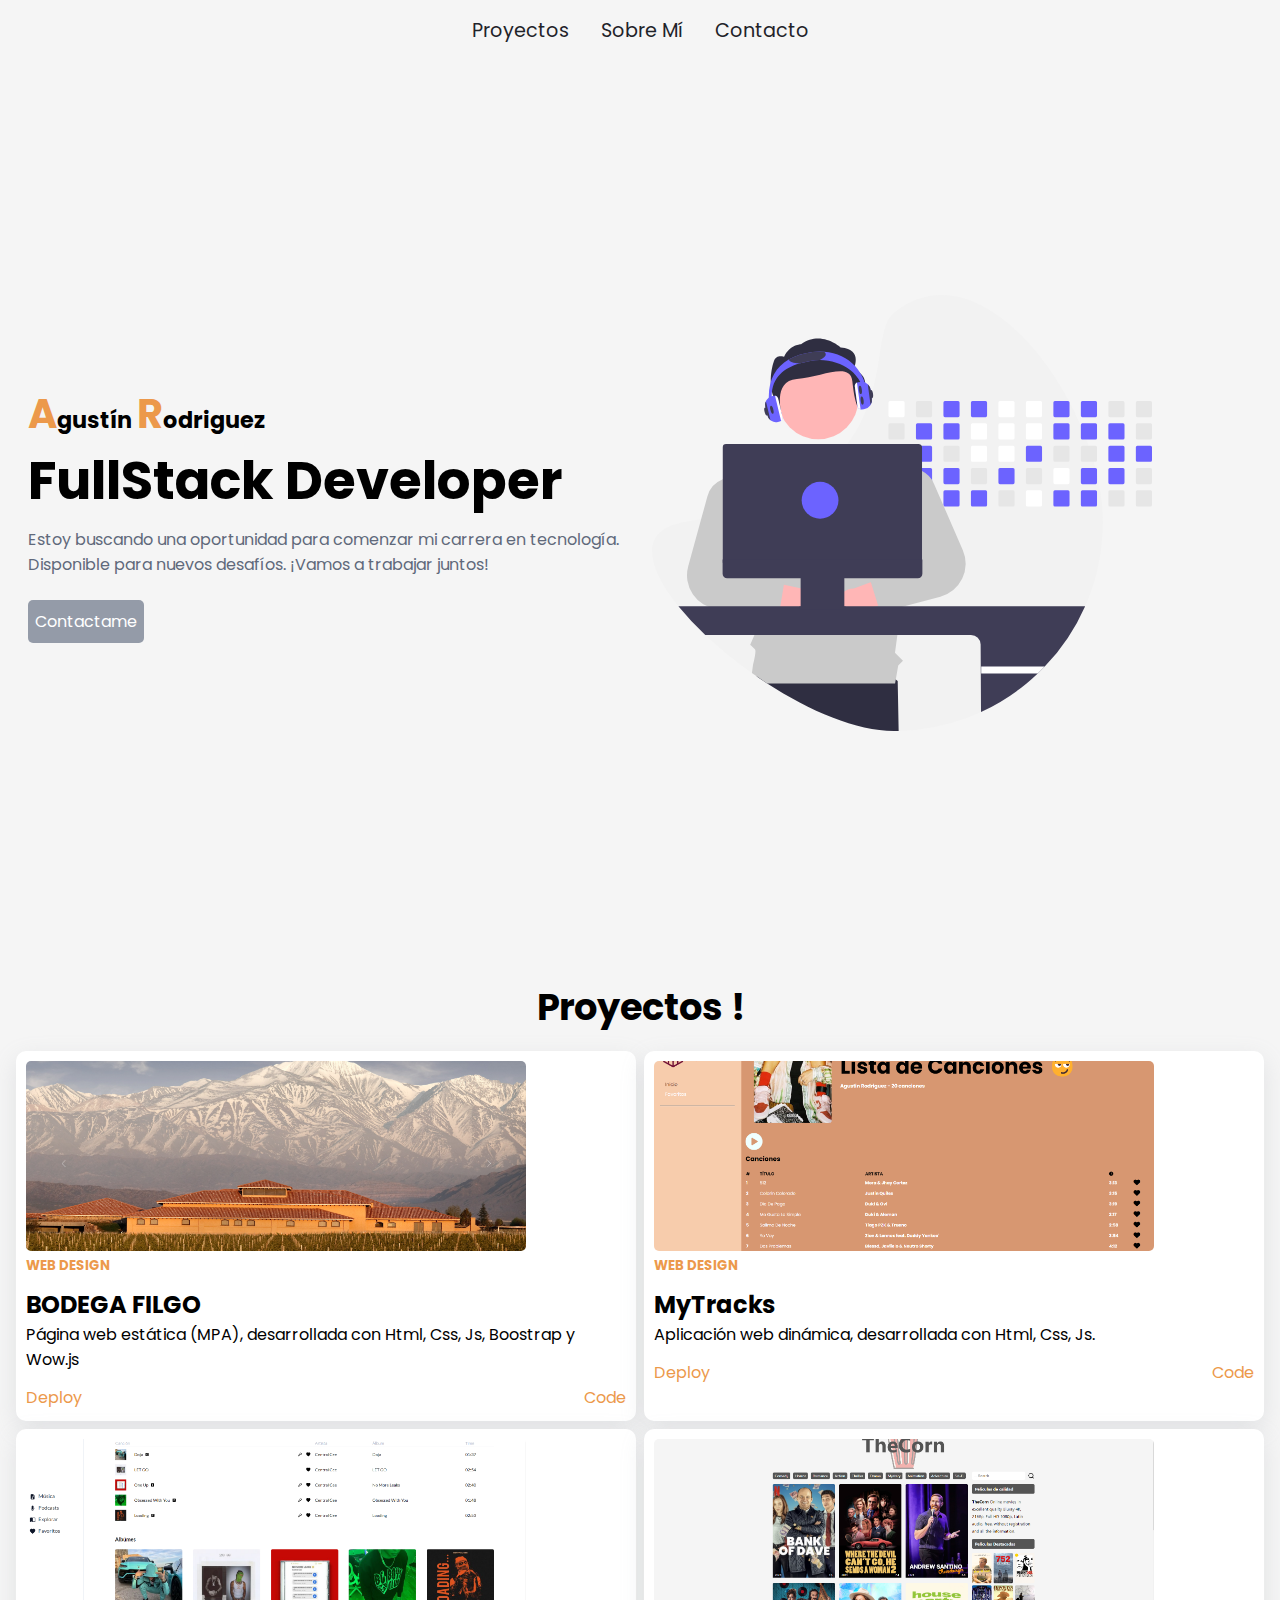
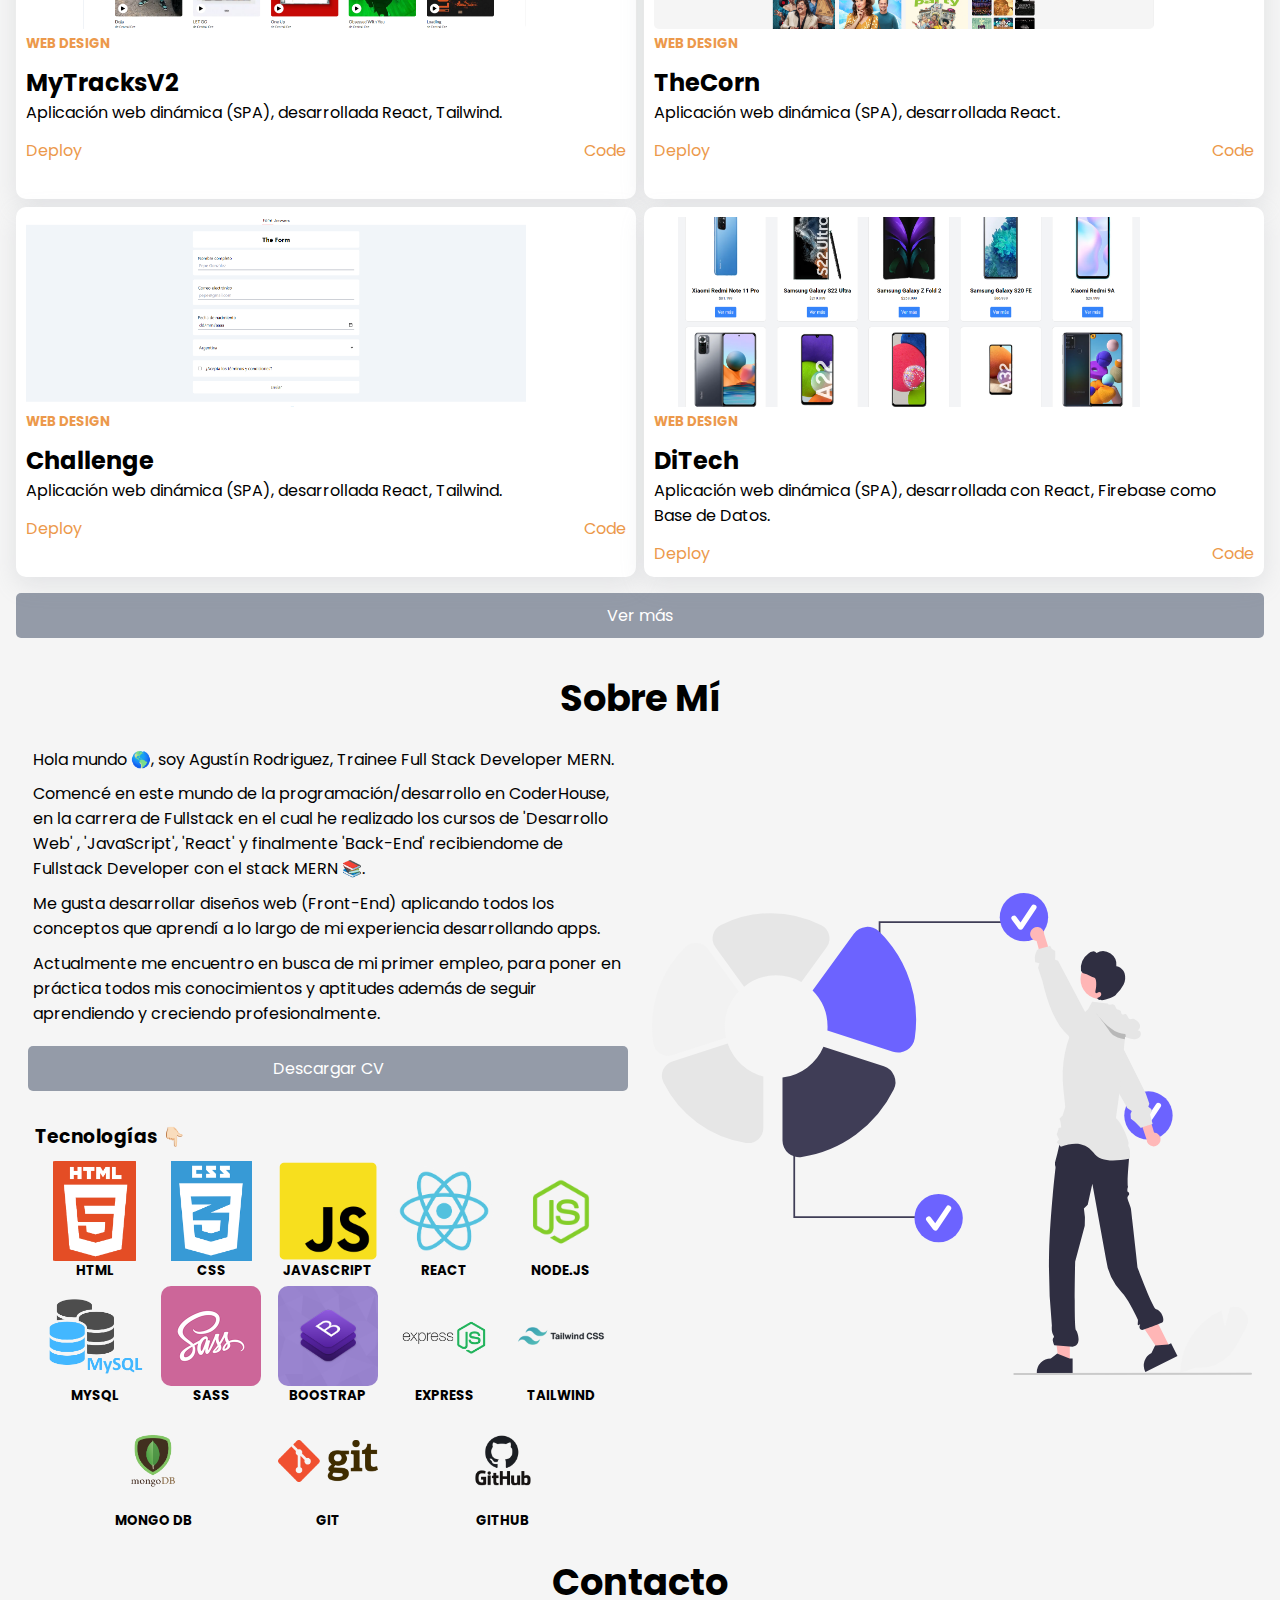
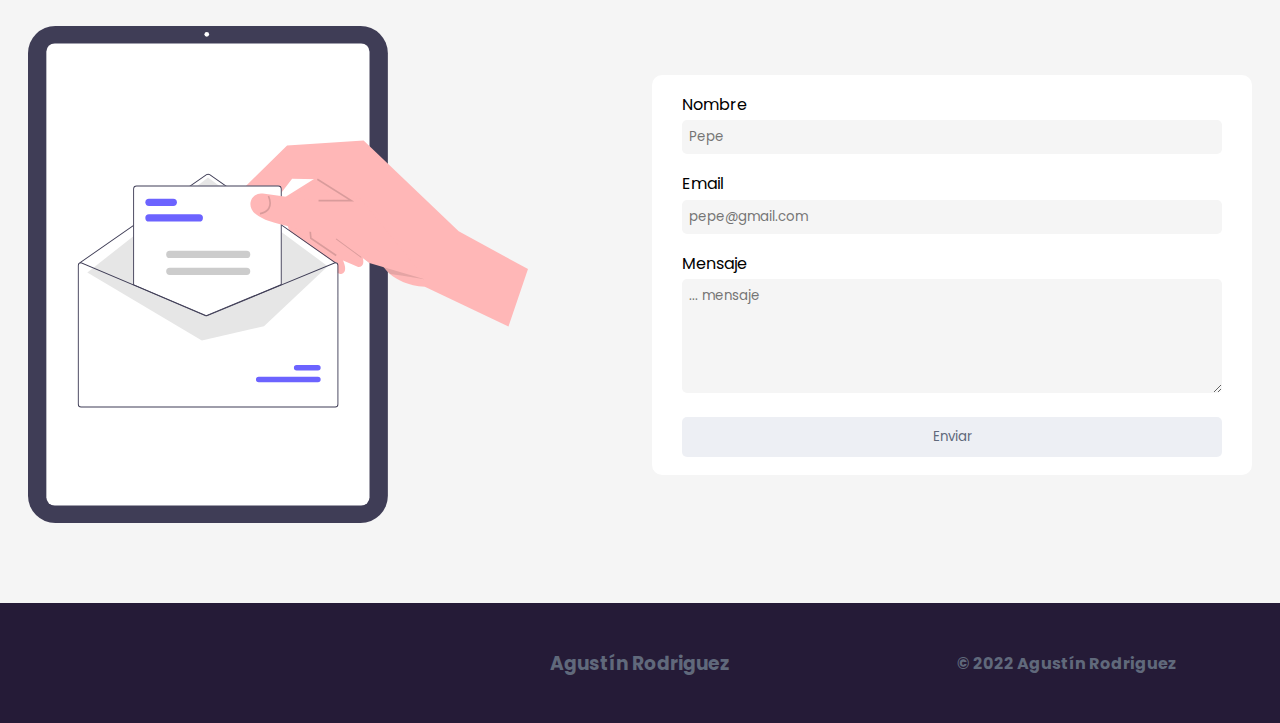
<file: index.html>
<!DOCTYPE html>
<html lang="es">

<head>
    <meta charset="UTF-8">
    <meta http-equiv="X-UA-Compatible" content="IE=edge">
    <meta name="viewport" content="width=device-width, initial-scale=1.0">
    <link rel="stylesheet" href="main.css">
    <link rel="stylesheet" href="https://unicons.iconscout.com/release/v4.0.0/css/line.css">
    <link rel="stylesheet" href="https://cdnjs.cloudflare.com/ajax/libs/font-awesome/6.1.1/css/all.min.css"
        integrity="sha512-KfkfwYDsLkIlwQp6LFnl8zNdLGxu9YAA1QvwINks4PhcElQSvqcyVLLD9aMhXd13uQjoXtEKNosOWaZqXgel0g=="
        crossorigin="anonymous" referrerpolicy="no-referrer" />
    <link rel="shortcut icon" href="assets/favicoooon.ico" type="image/x-icon">
    <title>Porfolio</title>
</head>

<body>
    <header class="header">
        <nav class="nav">
            <div class="nav__menu">
                <button class="button">
                    <i class="fa-solid fa-bars"></i>
                </button>
            </div>

            <div class="nav__links">
                <ul>
                    <li><a href="#proyects">Proyectos</a></li>
                    <li><a href="#about">Sobre Mí</a></li>
                    <li><a href="#contact">Contacto</a></li>
                </ul>
            </div>
        </nav>
    </header>

    <main class="main">
        <section class="section presentation">
            <div class="side">
                <div class="presentacion__mini">
                    <h1 class="name"> <span class="first__W">A</span>gustín <span class="first__W">R</span>odriguez</h1>
                    <h2 class="degree">FullStack Developer</h2>
                    <p class="summary">Estoy buscando una oportunidad para comenzar mi carrera en tecnología. Disponible
                        para nuevos desafíos. ¡Vamos a trabajar juntos!
                    </p>
                    <div class="cont__btn">
                        <a href="#contact" class="btn btn__c1">Contactame <i class="uil uil-arrow-right"></i></a>
                    </div>
                </div>
            </div>

            <div class="side">

                <div class="presentacion__encabezado">
                    <div class="cont_img__header">
                        <img src="./assets/hea.svg" alt="programming">
                    </div>
                    <div class="social__links">
                        <a href="https://github.com/nahuRo" target="_blank"><i class="uil uil-github-alt"></i></a>
                        <a href="https://www.linkedin.com/in/agust%C3%ADnrodr%C3%ADguez" target="_blank"><i
                                class="uil uil-linkedin-alt"></i></a>
                    </div>
                </div>

            </div>

        </section>


        <section id="proyects" class="section proyects">
            <div>
                <span> </span>
                <h2 class="section__tittle">Proyectos !</h2>
            </div>
            <div class="cont__cards">

                <div class="card">
                    <div class="cont__img">
                        <img src="./assets/cardBodega.png" alt="">
                    </div>
                    <div class="resume__proyect">
                        <h5 class="type__proyect">WEB DESIGN</h5>
                        <h2 class="name__proyect">BODEGA FILGO</h2>
                        <p class="info__proyect">Página web estática (MPA), desarrollada con Html, Css, Js, Boostrap y
                            Wow.js
                        </p>
                        <div class="cont__linksCard">
                            <a href="https://nahuro.github.io/Proyecto_final_Bodega" target="_blank">Deploy <i
                                    class="uil uil-globe"></i></a>
                            <a href="https://github.com/nahuRo/Proyecto_final_Bodega" target="_blank">Code <i
                                    class="uil uil-brackets-curly"></i></a>
                        </div>
                    </div>
                </div>

                <div class="card">
                    <div class="cont__img">
                        <img src="./assets/cardMusic.png" alt="">
                    </div>

                    <div class="resume__proyect">
                        <h5 class="type__proyect">WEB DESIGN</h5>
                        <h2 class="name__proyect">MyTracks</h2>
                        <p class="info__proyect">Aplicación web dinámica, desarrollada con Html, Css, Js.
                        </p>
                        <div class="cont__linksCard">
                            <a href="https://nahuro.github.io/reproductoMusic" target="_blank">Deploy <i
                                    class="uil uil-globe"></i></a>
                            <a href="https://github.com/nahuRo/reproductoMusic" target="_blank">Code <i
                                    class="uil uil-brackets-curly"></i></a>
                        </div>
                    </div>
                </div>
                <div class="card">
                    <div class="cont__img">
                        <img src="./assets/cardMytracksv2.png" alt="">
                    </div>

                    <div class="resume__proyect">
                        <h5 class="type__proyect">WEB DESIGN</h5>
                        <h2 class="name__proyect">MyTracksV2</h2>
                        <p class="info__proyect">Aplicación web dinámica (SPA), desarrollada React, Tailwind.
                        </p>
                        <div class="cont__linksCard">
                            <a href="https://music-app-ochre-tau.vercel.app/" target="_blank">Deploy <i
                                    class="uil uil-globe"></i></a>
                            <a href="https://github.com/nahuRo/MusicApp" target="_blank">Code <i
                                    class="uil uil-brackets-curly"></i></a>
                        </div>
                    </div>
                </div>
                <div class="card">
                    <div class="cont__img">
                        <img src="./assets/cardTheCorn.png" alt="">
                    </div>

                    <div class="resume__proyect">
                        <h5 class="type__proyect">WEB DESIGN</h5>
                        <h2 class="name__proyect">TheCorn</h2>
                        <p class="info__proyect">Aplicación web dinámica (SPA), desarrollada React.
                        </p>
                        <div class="cont__linksCard">
                            <a href="https://the-corn.vercel.app/" target="_blank">Deploy <i
                                    class="uil uil-globe"></i></a>
                            <a href="https://github.com/nahuRo/The-Corn" target="_blank">Code <i
                                    class="uil uil-brackets-curly"></i></a>
                        </div>
                    </div>
                </div>
                <div class="card">
                    <div class="cont__img">
                        <img src="./assets/cardChallenge.png" alt="">
                    </div>
                    <div class="resume__proyect">
                        <h5 class="type__proyect">WEB DESIGN</h5>
                        <h2 class="name__proyect">Challenge</h2>
                        <p class="info__proyect">Aplicación web dinámica (SPA), desarrollada React, Tailwind.
                        </p>
                        <div class="cont__linksCard">
                            <a href="https://challenge-grey-dive-gamma.vercel.app/" target="_blank">Deploy <i
                                    class="uil uil-globe"></i></a>
                            <a href="https://github.com/nahuRo/challenge-GreyDive" target="_blank">Code <i
                                    class="uil uil-brackets-curly"></i></a>
                        </div>
                    </div>
                </div>
                <div class="card">
                    <div class="cont__img">
                        <img src="./assets/cardTienda.png" alt="">
                    </div>
                    <div class="resume__proyect">
                        <h5 class="type__proyect">WEB DESIGN</h5>
                        <h2 class="name__proyect">DiTech</h2>
                        <p class="info__proyect">Aplicación web dinámica (SPA), desarrollada con React, Firebase como
                            Base de
                            Datos.
                        </p>
                        <div class="cont__linksCard">
                            <a href="https://ecommerce-hazel-ten.vercel.app" target="_blank">Deploy <i
                                    class="uil uil-globe"></i></a>
                            <a href="https://github.com/nahuRo/ecommerce" target="_blank">Code <i
                                    class="uil uil-brackets-curly"></i></a>
                        </div>
                    </div>
                </div>

            </div>
            <div class="cont__ProyectLink">
                <a href="./proyectos.html" class="btn btn__c1">Ver más</a>
            </div>
        </section>

        <section id="about" class="section">
            <h2 class="section__tittle">Sobre Mí</h2>
            <div class="flex__container about">

                <div class="side">
                    <div class="about__info">
                        <p class="text">Hola mundo 🌎, soy Agustín Rodriguez, Trainee Full Stack Developer MERN.
                        </p>
                        <p class="text">
                            Comencé en este mundo de la programación/desarrollo en CoderHouse, en la
                            carrera de Fullstack en el cual he realizado los cursos de 'Desarrollo Web' ,
                            'JavaScript', 'React' y finalmente 'Back-End' recibiendome de Fullstack Developer con
                            el stack MERN 📚.
                        </p>
                        <p class="text">
                            Me gusta desarrollar diseños web (Front-End) aplicando todos los conceptos que
                            aprendí a lo largo de mi
                            experiencia
                            desarrollando apps.</p>
                        <p class="text">Actualmente me encuentro en busca de mi primer empleo, para poner
                            en práctica
                            todos mis conocimientos y aptitudes además de seguir aprendiendo y creciendo
                            profesionalmente.
                        </p>
                        <div class="cont__btn-cv">
                            <a download="cv" href="./assets/AgustinRodriguez_CV.pdf"
                                class="btn btn__c1 btn-cv">Descargar CV</a>
                        </div>
                    </div>

                    <div class="tecnologies">
                        <h3>Tecnologías 👇🏻</h3>
                        <div class="cont__logos">

                            <div class=" cont__logo">
                                <img src="./assets/logos/html.png" alt="">
                                <h5>HTML</h5>
                            </div>
                            <div class="cont__logo">
                                <img src="./assets/logos/css.png" alt="">
                                <h5>CSS</h5>
                            </div>
                            <div class="cont__logo">
                                <img src="./assets/logos/javascript.png" alt="">
                                <h5>JAVASCRIPT</h5>
                            </div>
                            <div class="cont__logo">
                                <img src="./assets/logos/react.png" alt="">
                                <h5>REACT</h5>
                            </div>
                            <div class="cont__logo">
                                <img src="./assets/logos/nodejs.png" alt="">
                                <h5>NODE.JS</h5>
                            </div>
                            <div class="cont__logo">
                                <img src="./assets/logos/mysql.png" alt="">
                                <h5>MYSQL</h5>
                            </div>
                            <div class="cont__logo">
                                <img src="./assets/logos/sass.png" alt="">
                                <h5>SASS</h5>
                            </div>
                            <div class="cont__logo">
                                <img src="./assets/logos/bootstrap.png" alt="">
                                <h5>BOOSTRAP</h5>
                            </div>
                            <div class="cont__logo">
                                <img src="./assets/logos/express.png" alt="">
                                <h5>EXPRESS</h5>
                            </div>
                            <div class="cont__logo">
                                <img src="./assets/logos/tailwindcss.png" alt="">
                                <h5>TAILWIND</h5>
                            </div>
                            <div class="cont__logo">
                                <img src="./assets/logos/mongodb.png" alt="">
                                <h5>MONGO DB</h5>
                            </div>
                            <div class="cont__logo">
                                <img src="./assets/logos/Git.png" alt="">
                                <h5>GIT</h5>
                            </div>
                            <div class="cont__logo">
                                <img src="./assets/logos/GitHub.png" alt="">
                                <h5>GITHUB</h5>
                            </div>
                            <!-- <div class="cont__logo">
                                <img src="./assets/logos/react-native.png" alt="">
                                <h5>REACT NATIVE</h5>
                            </div> -->
                        </div>
                    </div>
                </div>
                <div class="side">
                    <div class="about__imgCont">
                        <img src="./assets/proyects.svg" alt="programming">
                    </div>
                </div>
            </div>

        </section>

        <section id="contact" class="section contact ">
            <h2 class="section__tittle">Contacto</h2>
            <div class="flex__container">
                <div class=" side">
                    <div class="cont__img">
                        <img src="./assets/mail.svg" alt="">
                    </div>
                </div>
                <div class="side cont__form">

                    <form action="https://formsubmit.co/be3f70d44cddf814091aa021a6cb83db" method="POST" class="form">
                        <div class="cont__input">
                            <label for="name" class="label">Nombre</label>
                            <input type="text" name="name" placeholder="Pepe" id="name" class="input">
                        </div>
                        <div class="cont__input">
                            <label for="email" class="label">Email</label>
                            <input type="email" name="email" placeholder="pepe@gmail.com" id="email" class="input">
                        </div>
                        <div class="cont__input">
                            <label for="message" class="label">Mensaje</label>
                            <textarea name="message" rows="5" placeholder="... mensaje" class="input"></textarea>
                        </div>
                        <div class="cont__input">
                            <input type="submit" value="Enviar" class="btn btn__c3">
                        </div>

                        <input type="hidden" name="_next" value="https://nahuro.github.io/Portfolio">
                        <input type="hidden" name="_captcha" value="false">
                        <input type="hidden" name="_template" value="table">
                    </form>
                </div>
            </div>
        </section>

    </main>
    <footer class="footer">
        <div class="footer__links">
            <a href="https://github.com/nahuRo" target="_blank"><i class="uil uil-github-alt"></i></a>
            <a href="https://www.linkedin.com/in/agust%C3%ADnrodr%C3%ADguez" target="_blank"><i
                    class="uil uil-linkedin-alt"></i></a>
        </div>
        <div class="footer__name">
            <h3>Agustín Rodriguez</h3>
        </div>
        <div class="footer__right">
            <h4>© 2022 Agustín Rodriguez</h4>
        </div>
    </footer>

    <script src="./app.js"></script>
</body>

</html>
</file>
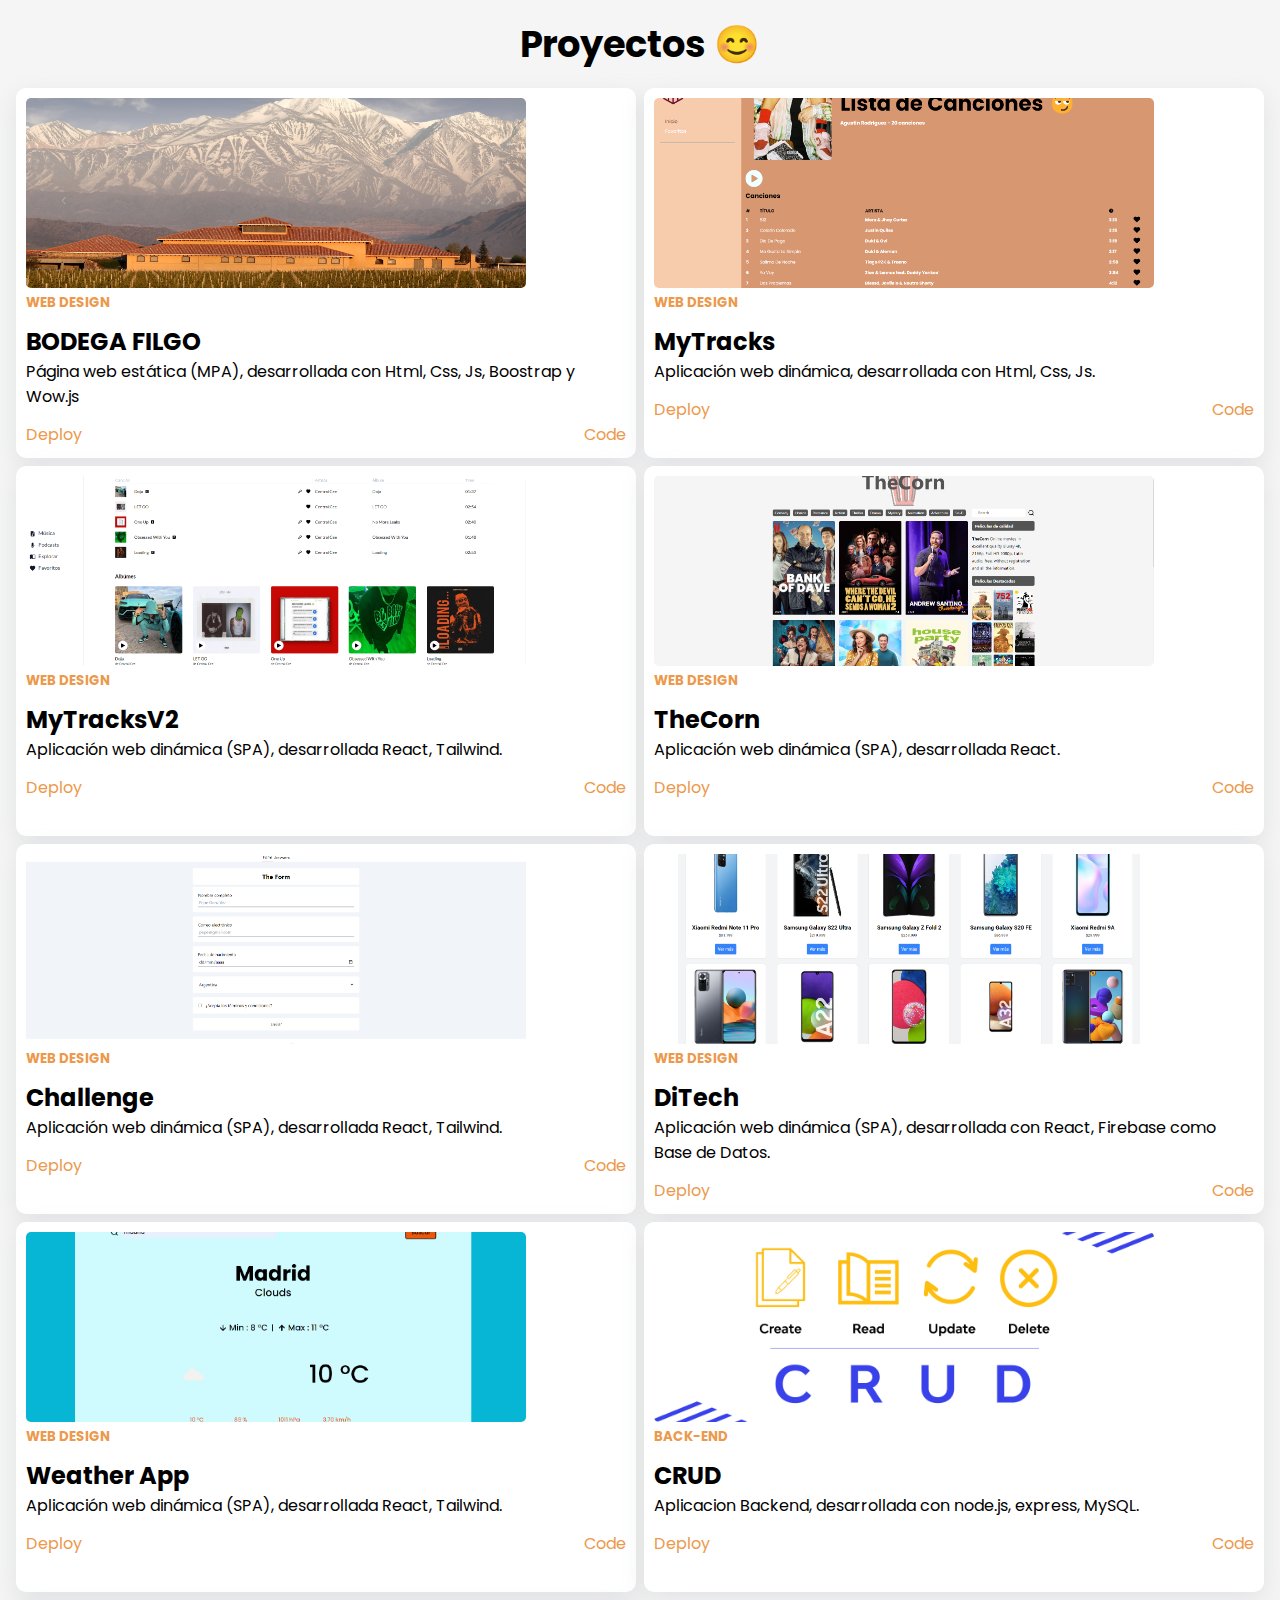
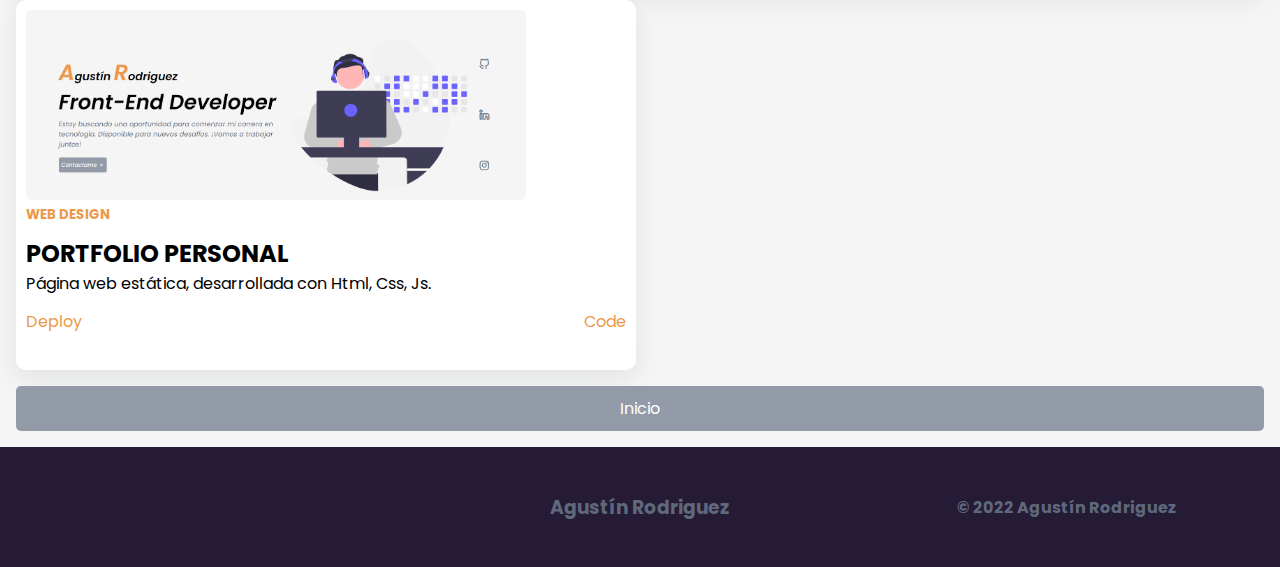
<file: proyectos.html>
<!DOCTYPE html>
<html lang="en">

<head>
    <meta charset="UTF-8">
    <meta http-equiv="X-UA-Compatible" content="IE=edge">
    <meta name="viewport" content="width=device-width, initial-scale=1.0">
    <link rel="stylesheet" href="main.css">
    <link rel="stylesheet" href="https://unicons.iconscout.com/release/v4.0.0/css/line.css">
    <link rel="stylesheet" href="https://cdnjs.cloudflare.com/ajax/libs/font-awesome/6.1.1/css/all.min.css"
        integrity="sha512-KfkfwYDsLkIlwQp6LFnl8zNdLGxu9YAA1QvwINks4PhcElQSvqcyVLLD9aMhXd13uQjoXtEKNosOWaZqXgel0g=="
        crossorigin="anonymous" referrerpolicy="no-referrer" />
    <title>Proyectos</title>
</head>

<body>
    <main class="main">
        <section id="proyects" class="section proyects">
            <h2 class="section__tittle"> Proyectos 😊</h2>
            <div class="cont__cards">

                <div class="card">
                    <div class="cont__img">
                        <img src="./assets/cardBodega.png" alt="">
                    </div>
                    <div class="resume__proyect">
                        <h5 class="type__proyect">WEB DESIGN</h5>
                        <h2 class="name__proyect">BODEGA FILGO</h2>
                        <p class="info__proyect">Página web estática (MPA), desarrollada con Html, Css, Js, Boostrap y
                            Wow.js
                        </p>
                        <div class="cont__linksCard">
                            <a href="https://nahuro.github.io/Proyecto_final_Bodega" target="_blank">Deploy <i
                                    class="uil uil-globe"></i></a>
                            <a href="https://github.com/nahuRo/Proyecto_final_Bodega" target="_blank">Code <i
                                    class="uil uil-brackets-curly"></i></a>
                        </div>
                    </div>
                </div>

                <div class="card">
                    <div class="cont__img">
                        <img src="./assets/cardMusic.png" alt="">
                    </div>

                    <div class="resume__proyect">
                        <h5 class="type__proyect">WEB DESIGN</h5>
                        <h2 class="name__proyect">MyTracks</h2>
                        <p class="info__proyect">Aplicación web dinámica, desarrollada con Html, Css, Js.
                        </p>
                        <div class="cont__linksCard">
                            <a href="https://nahuro.github.io/reproductoMusic" target="_blank">Deploy <i
                                    class="uil uil-globe"></i></a>
                            <a href="https://github.com/nahuRo/reproductoMusic" target="_blank">Code <i
                                    class="uil uil-brackets-curly"></i></a>
                        </div>
                    </div>
                </div>
                <div class="card">
                    <div class="cont__img">
                        <img src="./assets/cardMytracksv2.png" alt="">
                    </div>

                    <div class="resume__proyect">
                        <h5 class="type__proyect">WEB DESIGN</h5>
                        <h2 class="name__proyect">MyTracksV2</h2>
                        <p class="info__proyect">Aplicación web dinámica (SPA), desarrollada React, Tailwind.
                        </p>
                        <div class="cont__linksCard">
                            <a href="https://music-app-ochre-tau.vercel.app/" target="_blank">Deploy <i
                                    class="uil uil-globe"></i></a>
                            <a href="https://github.com/nahuRo/MusicApp" target="_blank">Code <i
                                    class="uil uil-brackets-curly"></i></a>
                        </div>
                    </div>
                </div>
                <div class="card">
                    <div class="cont__img">
                        <img src="./assets/cardTheCorn.png" alt="">
                    </div>

                    <div class="resume__proyect">
                        <h5 class="type__proyect">WEB DESIGN</h5>
                        <h2 class="name__proyect">TheCorn</h2>
                        <p class="info__proyect">Aplicación web dinámica (SPA), desarrollada React.
                        </p>
                        <div class="cont__linksCard">
                            <a href="https://the-corn.vercel.app/" target="_blank">Deploy <i
                                    class="uil uil-globe"></i></a>
                            <a href="https://github.com/nahuRo/The-Corn" target="_blank">Code <i
                                    class="uil uil-brackets-curly"></i></a>
                        </div>
                    </div>
                </div>
                <div class="card">
                    <div class="cont__img">
                        <img src="./assets/cardChallenge.png" alt="">
                    </div>
                    <div class="resume__proyect">
                        <h5 class="type__proyect">WEB DESIGN</h5>
                        <h2 class="name__proyect">Challenge</h2>
                        <p class="info__proyect">Aplicación web dinámica (SPA), desarrollada React, Tailwind.
                        </p>
                        <div class="cont__linksCard">
                            <a href="https://challenge-grey-dive-gamma.vercel.app/" target="_blank">Deploy <i
                                    class="uil uil-globe"></i></a>
                            <a href="https://github.com/nahuRo/challenge-GreyDive" target="_blank">Code <i
                                    class="uil uil-brackets-curly"></i></a>
                        </div>
                    </div>
                </div>
                <div class="card">
                    <div class="cont__img">
                        <img src="./assets/cardTienda.png" alt="">
                    </div>
                    <div class="resume__proyect">
                        <h5 class="type__proyect">WEB DESIGN</h5>
                        <h2 class="name__proyect">DiTech</h2>
                        <p class="info__proyect">Aplicación web dinámica (SPA), desarrollada con React, Firebase como
                            Base de
                            Datos.
                        </p>
                        <div class="cont__linksCard">
                            <a href="https://ecommerce-hazel-ten.vercel.app" target="_blank">Deploy <i
                                    class="uil uil-globe"></i></a>
                            <a href="https://github.com/nahuRo/ecommerce" target="_blank">Code <i
                                    class="uil uil-brackets-curly"></i></a>
                        </div>
                    </div>
                </div>
                <div class="card">
                    <div class="cont__img">
                        <img src="./assets/weatherApp.png" alt="">
                    </div>
                    <div class="resume__proyect">
                        <h5 class="type__proyect">WEB DESIGN</h5>
                        <h2 class="name__proyect">Weather App</h2>
                        <p class="info__proyect">Aplicación web dinámica (SPA), desarrollada React, Tailwind.</p>
                        <div class="cont__linksCard">
                            <a href="https://weather-app-indol-chi.vercel.app" target="_blank">Deploy <i
                                    class="uil uil-globe"></i></a>
                            <a href="https://github.com/nahuRo/Weather-app" target="_blank">Code <i
                                    class="uil uil-brackets-curly"></i></a>
                        </div>
                    </div>
                </div>

                <div class="card">
                    <div class="cont__img">
                        <img src="./assets/backCrud.png" alt="">
                    </div>

                    <div class="resume__proyect">
                        <h5 class="type__proyect">BACK-END </h5>
                        <h2 class="name__proyect">CRUD</h2>
                        <p class="info__proyect">Aplicacion Backend, desarrollada con node.js, express, MySQL.
                        </p>
                        <div class="cont__linksCard">
                            <a href="#">Deploy <i class="uil uil-globe"></i></a>
                            <a href="https://github.com/nahuRo/CRUD_BACK" target="_blank">Code <i
                                    class="uil uil-brackets-curly"></i></a>
                        </div>
                    </div>
                </div>

                <div class="card">
                    <div class="cont__img">
                        <img src="./assets/portfolio.png" alt="">
                    </div>
                    <div class="resume__proyect">
                        <h5 class="type__proyect">WEB DESIGN</h5>
                        <h2 class="name__proyect">PORTFOLIO PERSONAL</h2>
                        <p class="info__proyect">Página web estática, desarrollada con Html, Css, Js.
                        </p>
                        <div class="cont__linksCard">
                            <a href="https://nahuro.github.io/Portfolio" target="_blank">Deploy <i
                                    class="uil uil-globe"></i></a>
                            <a href="https://github.com/nahuRo/Portfolio" target="_blank">Code <i
                                    class="uil uil-brackets-curly"></i></a>
                        </div>
                    </div>
                </div>

            </div>

            <div class="cont__ProyectLink">
                <a href="./index.html" class="btn btn__c1"">Inicio</a>
            </div>
        </section>
    </main>
    <footer class=" footer">
                    <div class="footer__links">
                        <a href="https://github.com/nahuRo" target="_blank"><i class="uil uil-github-alt"></i></a>
                        <a href="https://www.linkedin.com/in/agust%C3%ADnrodr%C3%ADguez" target="_blank"><i
                                class="uil uil-linkedin-alt"></i></a>
                        <a href="#"><i class="uil uil-instagram"></i></a>
                    </div>
                    <div class="footer__name">
                        <h3>Agustín Rodriguez</h3>
                    </div>
                    <div class="footer__right">
                        <h4>© 2022 Agustín Rodriguez</h4>
                    </div>
                    </footer>
                    <script src="./app.js"></script>
</body>

</html>
</file>
<file: main.css>
@import url("https://fonts.googleapis.com/css2?family=Poppins:ital,wght@1,400;1,500;1,600&display=swap");

* {
	padding: 0;
	margin: 0;
	box-sizing: border-box;
	font-family: Poppins;
}

html,
body {
	scroll-behavior: smooth;
	font-size: 16px;
	background-color: var(--grey);
}

a {
	text-decoration: none;
}

li {
	list-style-type: none;
}
img {
	width: 100%;
	height: 100%;
	object-fit: cover;
	vertical-align: middle;
}

:root {
	--white: hsla(0, 0%, 100%, 1);
	--white_a8: hsla(0, 0%, 100%, 0.08);
	--white_a12: hsla(0, 0%, 100%, 0.12);
	--cultured: hsla(220, 20%, 97%, 1);
	--snow: hsla(345, 57%, 97%, 1);
	--manatee: hsla(219, 10%, 62%, 1);
	--cadet-blue-crayola_a20: hsla(222, 23%, 71%, 0.2);
	--cinnamon-satin: hsla(344, 53%, 62%, 1);
	--raisin-black: hsla(216, 14%, 14%, 1);
	--raisin-black_a6: hsla(216, 14%, 14%, 0.06);
	--gunmetal: hsla(214, 15%, 21%, 1);
	--charcoal: hsla(219, 22%, 26%, 1);

	--black-coral: hsla(220, 12%, 43%, 1);
	--grey: #f5f5f5;
	--black: #000000;
	--orange: #ec994b;
}
.section {
	min-height: 100vh;
	padding: 1rem;
	max-width: 1300px;
	margin: 0 auto;
}
.center__block {
	margin: 0 auto;
}
.side {
	width: 48%;
	margin: 0 auto;
}

.flex__container {
	display: flex;
	justify-content: center;
	align-items: center;
}

.btn {
	text-align: center;
	padding: 10px 7px;
	border-radius: 5px;
	border: none;
	width: 100%;
	cursor: pointer;
	transition: all ease-in-out 400ms;
}
.btn__c1 {
	background-color: var(--manatee);
	color: var(--white);
}
.btn__c1:hover {
	background-color: var(--white);
	color: var(--manatee);
}
.btn__c2 {
	background-color: var(--white);
	color: var(--manatee);
}
.btn__c2:hover {
	background-color: var(--manatee);
	color: var(--white);
}
.btn__c3 {
	background-color: var(--cadet-blue-crayola_a20);
	color: var(--black-coral);
}
.btn__c3:hover {
	background-color: var(--manatee);
	color: var(--white);
}

.cont__btn {
	margin-top: 2rem;
}

.section__tittle {
	text-align: center;
	font-size: 3.2rem;
	margin-bottom: 1.1rem;
}

.text {
	font-size: 1rem;
	padding: 0.3rem;
}
/* HEADER */

.header .nav {
	display: flex;
	justify-content: space-around;
	align-items: center;
	flex-wrap: wrap;
	padding: 0 1rem;
}

.header .nav .nav__menu {
	display: none;
}
.header .nav .nav__menu .button {
	border: none;
}
.header .nav .nav__menu .button i {
	font-size: 2rem;
}

.header .nav .nav__links {
	overflow: hidden;
}
.header .nav ul {
	display: flex;
	align-items: center;
	height: 100%;
}
.header .nav ul li {
	margin: 1rem;
}
.header .nav .nav__links a {
	font-size: 1.2rem;
	display: inline-block;
	position: relative;
	color: var(--raisin-black);
	font-weight: var(--weight-M);
}
.header .nav .nav__links a:after {
	content: "";
	display: block;
	margin: auto;
	height: 2px;
	width: 0px;
	transition: all 0.8s;
}
.header .nav .nav__links a:hover:after {
	width: 100%;
	background-color: var(--raisin-black);
}

/* ---- MAIN ---- */
/* header */

.main .presentation {
	display: flex;
	justify-content: space-between;
	align-items: center;
}
.main .presentation .presentacion__mini {
	margin: 0 auto; /* UNO */
}
.main .presentation .presentacion__mini .first__W {
	font-size: 4rem;
	color: var(--orange);
}
.main .presentation .presentacion__mini .name {
	font-size: 2rem;
	line-height: 1.1;
}
.main .presentation .presentacion__mini .degree {
	font-size: 3.5rem;
	line-height: 1.1;
	padding: 1rem 0;
}
.main .presentation .presentacion__mini .summary {
	font-size: 1.2rem;
	color: var(--black-coral);
}

.main .presentacion__encabezado {
	margin: 0 auto; /* UNO */
	display: flex;
	justify-content: space-between;
}
.main .presentacion__encabezado .cont_img__header {
	text-align: center;
	max-width: 500px;
}

.main .presentacion__encabezado .social__links {
	display: flex;
	flex-direction: column;
	justify-content: space-evenly;
	align-items: center;
}
.main .presentacion__encabezado .social__links i {
	color: var(--black-coral);
	font-size: 2rem;
}
.main .presentacion__encabezado .social__links i:hover {
	color: var(--black);
}

/* proyects */

.main .proyects .cont__cards {
	display: grid;
	grid-template-columns: repeat(3, 1fr);
	gap: 1rem;
}
.main .proyects .cont__cards .card {
	box-shadow: rgba(149, 157, 165, 0.2) 0px 8px 24px;
	background-color: var(--white);
	display: flex;
	flex-direction: column;
	border-radius: 10px;
	padding: 10px;
	height: 370px;
	transition: all 0.5s ease;
}
.main .proyects .cont__cards .card:hover {
	transform: scale(1.04);
	box-shadow: rgba(149, 157, 165, 0.2) 0px 8px 24px;
	background-color: var(--white);
	display: flex;
	flex-direction: column;
	border-radius: 10px;
	padding: 10px;
	height: 370px;
}
.main .proyects .cont__cards .card .cont__img {
	height: 190px;
}
.main .proyects .cont__cards .card .cont__img img {
	border-radius: 5px;
}
.main .proyects .cont__cards .card .resume__proyect .type__proyect {
	padding-top: 0.3rem;
	color: var(--orange);
}
.main .proyects .cont__cards .card .resume__proyect .name__proyect {
	padding-top: 0.7rem;
}
.main .proyects .cont__cards .card .resume__proyect .info__proyect {
	font-size: var(--small-font-size);
}
.main .proyects .cont__cards .card .resume__proyect .cont__linksCard {
	display: flex;
	align-items: center;
	justify-content: space-between;
	margin-top: 0.8rem;
}
.main .proyects .cont__cards .card .resume__proyect .cont__linksCard a {
	color: var(--orange);
}
/* Proyect.html */
.main .proyects .cont__ProyectLink {
	margin-top: 1rem;
}
.main .proyects .cont__ProyectLink a {
	display: block;
}

/* about */
.main .about .about__info .cont__btn-cv {
	margin-top: 1rem;
}
.main .about .about__info .cont__btn-cv .btn-cv {
	display: block;
}
.main .about .tecnologies {
	margin: 1rem auto 0rem auto;
}
.main .about .tecnologies h3 {
	margin-bottom: 1rem;
}
.main .about .tecnologies .cont__logos {
	display: flex;
	justify-content: space-evenly;
	align-items: center;
	flex-wrap: wrap;
	column-gap: 7px;
	row-gap: 25px;
}
.main .about .tecnologies .cont__logos .cont__logo {
	text-align: center;
	max-width: fit-content;
	height: 100px;
}
.main .about .tecnologies .cont__logos .cont__logo img {
	width: 100px;
	height: 100px;
	object-fit: contain;
	border-radius: 10px;
}

.main .about .about__imgCont {
	margin: 0 auto;
	max-width: 600px;
}

/* contact */
.main .contact {
	min-height: auto;
	padding: 0rem 1rem 5rem 1rem;
}
.main .contact .cont__form {
	background-color: #ffffff;
	border-radius: 10px;
}

.main .contact .cont__form .form {
	display: flex;
	flex-direction: column;
	justify-content: space-evenly;
	align-items: center;
	min-height: 400px;
}

.main .contact .cont__form .cont__input {
	width: 90%;
}
.main .contact .cont__form .cont__input .label {
	display: block;
	margin-bottom: 0.2rem;
}
.main .contact .cont__form .cont__input .input {
	width: 100%;
	border: none;
	border-radius: 5px;
	padding: 7px;
	background-color: #f5f5f5;
}
/* ---- FOOTER ----*/

.footer {
	min-height: 120px;
	background-color: #251b37;
	display: flex;
	justify-content: space-evenly;
	align-items: center;
	color: var(--black-coral);
}

.footer .footer__links {
	width: 33.33%;
	display: flex;
	justify-content: space-evenly;
	align-items: center;
}
.footer .footer__links a i {
	font-size: 2rem;
	font-weight: 300;
	color: var(--black-coral);
}
.footer .footer__links a i:hover {
	color: var(--black);
}
.footer .footer__name {
	width: 33.33%;
	text-align: center;
}
.footer .footer__right {
	width: 33.33%;
	text-align: center;
}

.cont__img {
	text-align: center;
	max-width: 500px;
}

@media screen and (max-width: 640px) {
	body {
		font-size: 14px;
	}
	.side {
		width: 100%;
	}
	.flex__container {
		flex-direction: column;
		justify-content: space-evenly;
		min-height: 800px;
	}
	.section__tittle {
		font-size: 8vw;
		margin-bottom: 0.9rem;
	}
	.header .nav {
		justify-content: end;
		padding: 1rem;
	}

	.header .nav .nav__menu {
		display: block;
	}

	.header .nav .nav__links {
		height: 0;
		width: 100%;
		transition: all 0.5s ease;
	}
	.header .nav .nav__links.active {
		height: 100vh;
	}

	.header .nav ul {
		flex-direction: column;
		justify-content: center;
	}
	.header .nav ul li {
		margin: 1.3rem 0;
	}

	/* main */

	.main .presentation .presentacion__mini .first__W {
		font-size: 6vw;
	}
	.main .presentation .presentacion__mini .name {
		font-size: 5vw;
	}
	.main .presentation .presentacion__mini .degree {
		font-size: 8.3vw;
		line-height: 1.1;
		padding: 0.4rem 0;
	}
	.main .presentation .presentacion__mini .summary {
		font-size: 4vw;
	}

	.main .presentation {
		flex-direction: column;
		justify-content: space-evenly;
	}

	.main .presentacion__encabezado {
		flex-direction: column;
		justify-content: space-evenly;
	}

	.main .presentacion__encabezado .social__links {
		flex-direction: row;
	}

	/* proyects */
	.main .proyects .cont__cards {
		display: grid;
		grid-template-columns: repeat(1, 1fr);
		gap: 1rem;
	}
	/* about */
	.main .about {
		flex-direction: column-reverse;
	}
	.main .about .about__info {
		width: 100%;
		font-size: 0.75rem;
	}
	.main .about .tecnologies {
		padding: 15px 7px;
	}
	.main .about .tecnologies h3 {
		margin-bottom: 0.4rem;
	}
	.main .about .tecnologies .cont__logos {
		row-gap: 3px;
	}
	.main .about .tecnologies .cont__logos .cont__logo img {
		width: 60px;
		height: 60px;
	}
	/* contact */
	.main .contact {
		padding: 1rem;
	}

	.main .contact .cont__form {
		border-radius: 7px;
	}

	.main .contact .cont__form .form {
		min-height: 320px;
		padding: 5px 0px;
	}
	.main .contact .cont__form .cont__input {
		width: 95%;
	}
	.main .contact .cont__form .cont__input .label {
		display: block;
		margin-bottom: 0.13rem;
	}
	.main .contact .cont__form .cont__input .input {
		padding: 5px;
	}

	.main .contact .cont__form .cont__input .submit__input {
		margin-top: 0.4rem;
		background-color: #f5f5f5;
	}
	.main .contact .cont__form .cont__input .submit__input:hover {
		background-color: #ffe3e1;
		cursor: pointer;
	}
	/* ---- FOOTER ----*/

	.footer {
		flex-direction: column;
		justify-content: space-evenly;
	}

	.footer .footer__links {
		width: 100%;
		justify-content: space-evenly;
	}
	.footer .footer__name {
		width: 100%;
	}
	.footer .footer__right {
		width: 100%;
	}
}

@media screen and (min-width: 640px) and (max-width: 1280px) {
	.section__tittle {
		font-size: 2.3rem;
		margin-bottom: 1rem;
	}

	.main .presentation .presentacion__mini .first__W {
		font-size: 2.5rem;
	}
	.main .presentation .presentacion__mini .name {
		font-size: 1.4rem;
	}
	.main .presentation .presentacion__mini .degree {
		font-size: 3.3rem;
		line-height: 1.1;
	}
	.main .presentation .presentacion__mini .summary {
		font-size: 1rem;
	}
	/* proyects */
	.main .proyects .cont__cards {
		display: grid;
		grid-template-columns: repeat(2, 1fr);
		gap: 0.5rem;
	}

	/* about */

	.main .about .tecnologies {
		padding: 15px 7px;
	}
	.main .about .tecnologies h3 {
		margin-bottom: 0.6rem;
	}
	.main .about .tecnologies .cont__logos {
		column-gap: 7px;
		row-gap: 25px;
	}
}
</file>
